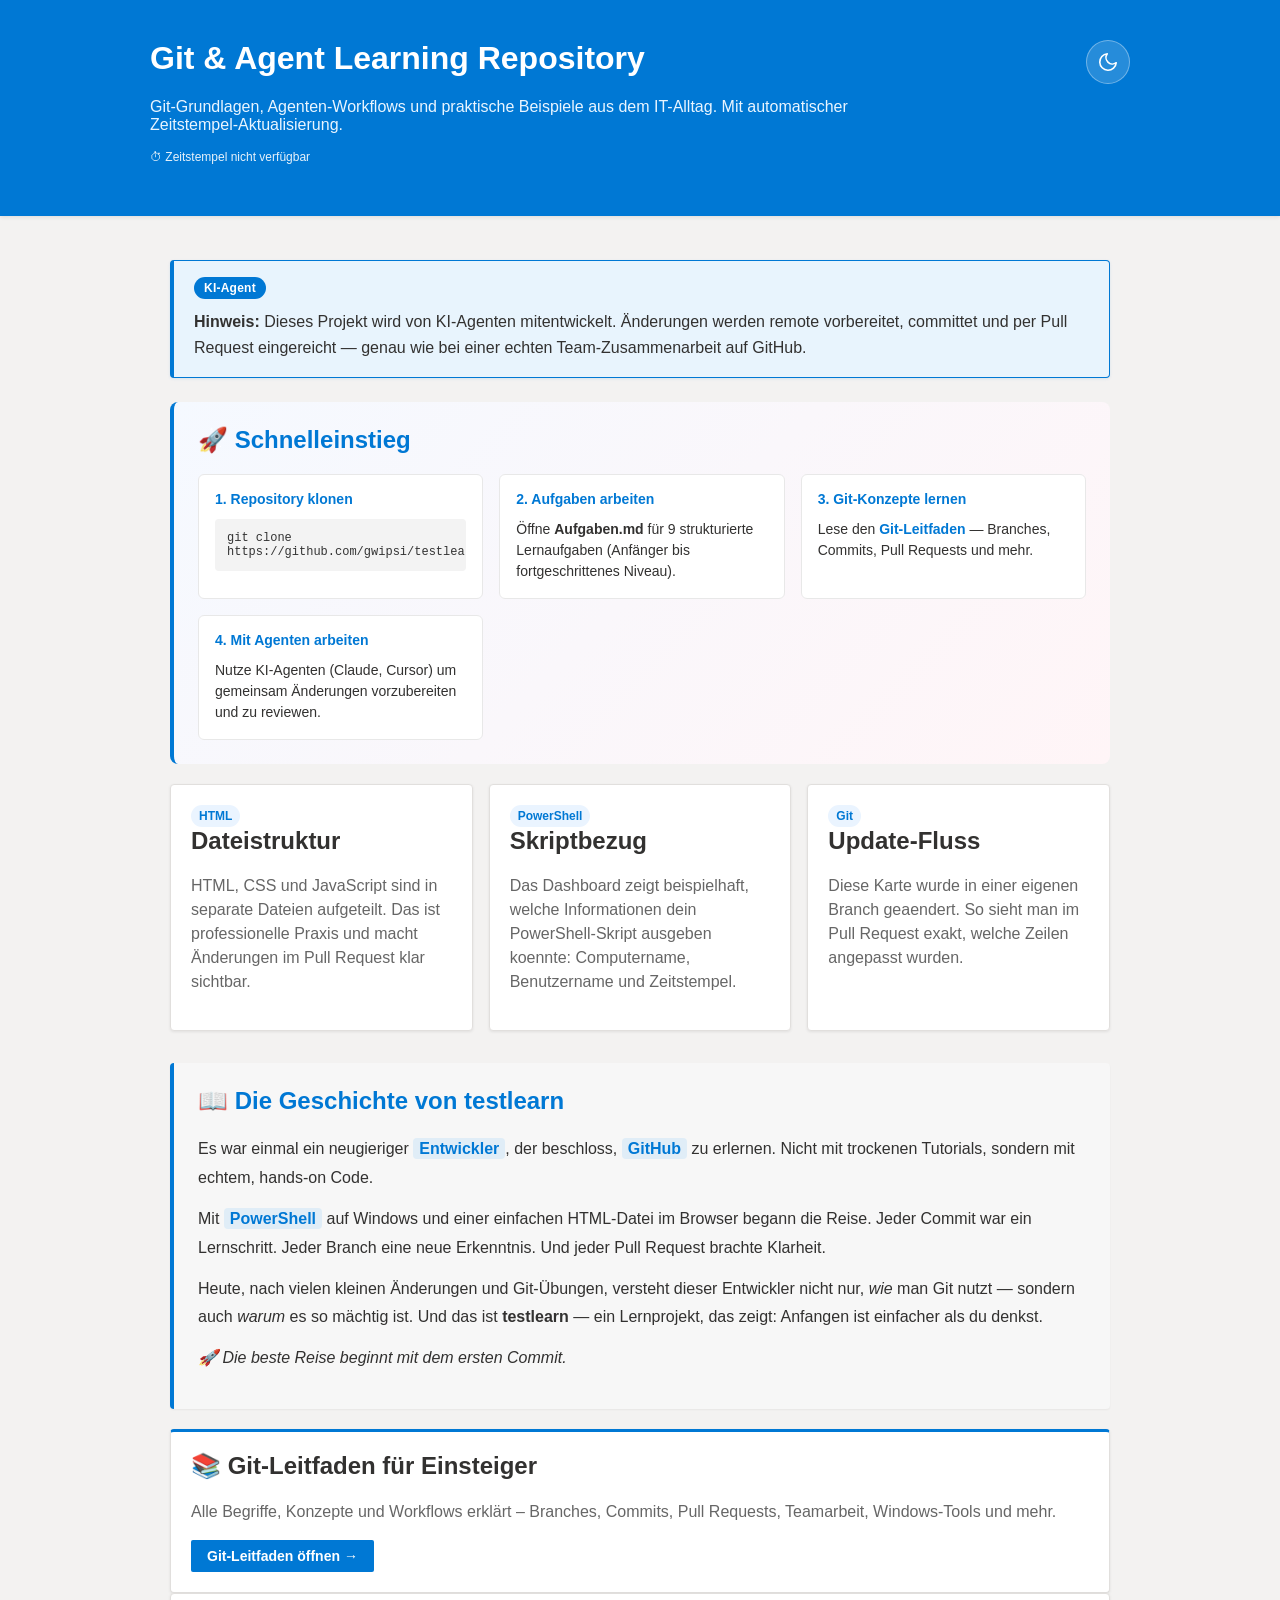
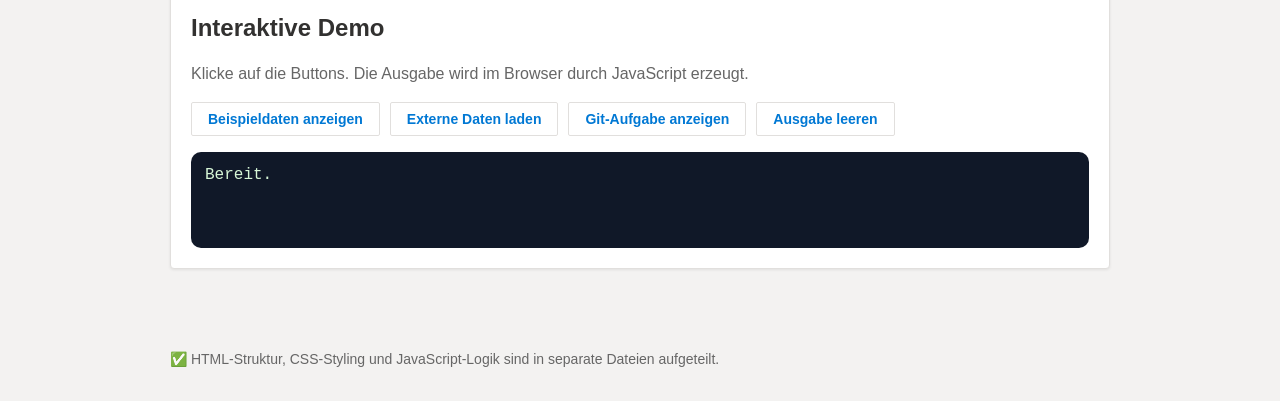
<file: docs/index.html>
<!doctype html>
<html lang="de">
<head>
    <meta charset="utf-8">
    <meta name="viewport" content="width=device-width, initial-scale=1">
    <title>Git & Agent Learning Repository</title>
    <script>
        (function () {
            var k = "testlearn-theme";
            var s = localStorage.getItem(k);
            var t = s === "light" || s === "dark"
                ? s
                : (window.matchMedia("(prefers-color-scheme: dark)").matches ? "dark" : "light");
            document.documentElement.setAttribute("data-theme", t);
        })();
    </script>
    <link rel="stylesheet" href="styles.css">
</head>
<body>
    <header>
        <div class="header-bar">
            <div class="header-content">
                <h1>Git & Agent Learning Repository</h1>
                <p class="subtitle">Git-Grundlagen, Agenten-Workflows und praktische Beispiele aus dem IT-Alltag. Mit automatischer Zeitstempel-Aktualisierung.</p>
                <p id="last-updated" class="timestamp">Lädt Zeitstempel...</p>
            </div>
            <button type="button" id="theme-toggle" class="theme-toggle" aria-pressed="false" aria-label="Zu Dunkelmodus wechseln" title="Zu Dunkelmodus wechseln"></button>
        </div>
    </header>

    <main>
        <aside class="cloud-agent-hinweis" role="note" aria-label="KI-Agent">
            <span class="cloud-agent-badge">KI-Agent</span>
            <p>
                <strong>Hinweis:</strong> Dieses Projekt wird von KI-Agenten mitentwickelt.
                Änderungen werden remote vorbereitet, committet und per Pull Request eingereicht —
                genau wie bei einer echten Team-Zusammenarbeit auf GitHub.
            </p>
        </aside>

        <section class="quickstart">
            <h2>🚀 Schnelleinstieg</h2>
            <div class="quickstart-grid">
                <div class="quickstart-item">
                    <h3>1. Repository klonen</h3>
                    <code>git clone https://github.com/gwipsi/testlearn.git</code>
                </div>
                <div class="quickstart-item">
                    <h3>2. Aufgaben arbeiten</h3>
                    <p>Öffne <strong>Aufgaben.md</strong> für 9 strukturierte Lernaufgaben (Anfänger bis fortgeschrittenes Niveau).</p>
                </div>
                <div class="quickstart-item">
                    <h3>3. Git-Konzepte lernen</h3>
                    <p>Lese den <a href="git-tutorial.html">Git-Leitfaden</a> — Branches, Commits, Pull Requests und mehr.</p>
                </div>
                <div class="quickstart-item">
                    <h3>4. Mit Agenten arbeiten</h3>
                    <p>Nutze KI-Agenten (Claude, Cursor) um gemeinsam Änderungen vorzubereiten und zu reviewen.</p>
                </div>
            </div>
        </section>

        <section class="grid">
            <article class="card">
                <span class="status">HTML</span>
                <h2>Dateistruktur</h2>
                <p>HTML, CSS und JavaScript sind in separate Dateien aufgeteilt. Das ist professionelle Praxis und macht Änderungen im Pull Request klar sichtbar.</p>
            </article>

            <article class="card">
                <span class="status">PowerShell</span>
                <h2>Skriptbezug</h2>
                <p>Das Dashboard zeigt beispielhaft, welche Informationen dein PowerShell-Skript ausgeben koennte: Computername, Benutzername und Zeitstempel.</p>
            </article>

            <article class="card">
                <span class="status">Git</span>
                <h2>Update-Fluss</h2>
                <p>Diese Karte wurde in einer eigenen Branch geaendert. So sieht man im Pull Request exakt, welche Zeilen angepasst wurden.</p>
            </article>
        </section>

        <section class="story-section">
            <h2>📖 Die Geschichte von testlearn</h2>
            <p>
                Es war einmal ein neugieriger <span class="story-highlight">Entwickler</span>, der beschloss,
                <span class="story-highlight">GitHub</span> zu erlernen. Nicht mit trockenen Tutorials, sondern mit
                echtem, hands-on Code.
            </p>
            <p>
                Mit <span class="story-highlight">PowerShell</span> auf Windows und einer einfachen HTML-Datei
                im Browser begann die Reise. Jeder Commit war ein Lernschritt. Jeder Branch eine neue Erkenntnis.
                Und jeder Pull Request brachte Klarheit.
            </p>
            <p>
                Heute, nach vielen kleinen Änderungen und Git-Übungen, versteht dieser Entwickler nicht nur,
                <em>wie</em> man Git nutzt — sondern auch <em>warum</em> es so mächtig ist.
                Und das ist <strong>testlearn</strong> — ein Lernprojekt, das zeigt:
                Anfangen ist einfacher als du denkst.
            </p>
            <p class="story-quote">🚀 Die beste Reise beginnt mit dem ersten Commit.</p>
        </section>

        <section class="card card--highlight">
            <h2>📚 Git-Leitfaden für Einsteiger</h2>
            <p>Alle Begriffe, Konzepte und Workflows erklärt – Branches, Commits, Pull Requests, Teamarbeit, Windows-Tools und mehr.</p>
            <div class="button-row">
                <a href="git-tutorial.html">
                    <button type="button">Git-Leitfaden öffnen →</button>
                </a>
            </div>
        </section>

        <section class="card">
            <h2>Interaktive Demo</h2>
            <p>Klicke auf die Buttons. Die Ausgabe wird im Browser durch JavaScript erzeugt.</p>
            <div class="button-row">
                <button type="button" class="secondary" onclick="showSystemExample()">Beispieldaten anzeigen</button>
                <button type="button" class="secondary" onclick="loadProjectData()">Externe Daten laden</button>
                <button type="button" class="secondary" onclick="showGitExercise()">Git-Aufgabe anzeigen</button>
                <button type="button" class="secondary" onclick="clearOutput()">Ausgabe leeren</button>
            </div>
            <div id="output" class="output">Bereit.</div>
        </section>
    </main>

    <footer>
        <p>✅ HTML-Struktur, CSS-Styling und JavaScript-Logik sind in separate Dateien aufgeteilt.</p>
    </footer>

    <script src="script.js"></script>
</body>
</html>
</file>
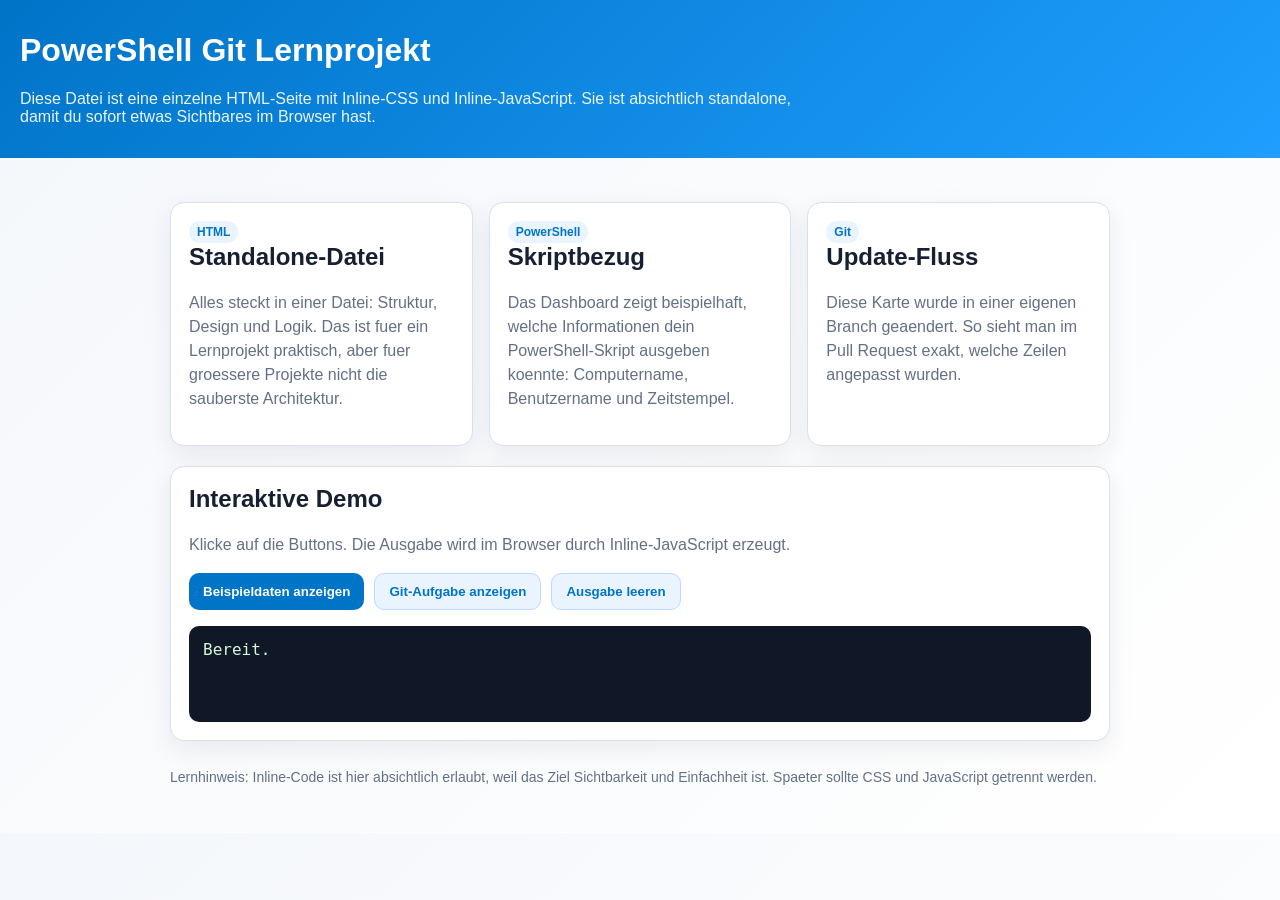
<file: web/index.html>
<!doctype html>
<html lang="de">
<head>
    <meta charset="utf-8">
    <meta name="viewport" content="width=device-width, initial-scale=1">
    <title>PowerShell Lernprojekt Dashboard</title>
    <style>
        :root {
            --blue-dark: #0074C7;
            --blue-light: #1F9EFF;
            --background: #f4f7fb;
            --text: #172033;
            --muted: #627086;
            --card: #ffffff;
            --border: #d8e1ee;
        }

        * {
            box-sizing: border-box;
        }

        body {
            margin: 0;
            font-family: Arial, Helvetica, sans-serif;
            background: linear-gradient(135deg, var(--background), #ffffff);
            color: var(--text);
        }

        header {
            padding: 32px 20px;
            background: linear-gradient(135deg, var(--blue-dark), var(--blue-light));
            color: #ffffff;
        }

        main {
            max-width: 980px;
            margin: 0 auto;
            padding: 24px 20px 48px 20px;
        }

        h1,
        h2 {
            margin-top: 0;
        }

        .subtitle {
            max-width: 780px;
            margin: 8px 0 0 0;
            color: #e9f5ff;
        }

        .grid {
            display: grid;
            grid-template-columns: repeat(auto-fit, minmax(240px, 1fr));
            gap: 16px;
            margin-top: 20px;
        }

        .card {
            padding: 18px;
            background: var(--card);
            border: 1px solid var(--border);
            border-radius: 14px;
            box-shadow: 0 8px 24px rgba(23, 32, 51, 0.08);
        }

        .card p {
            color: var(--muted);
            line-height: 1.5;
        }

        .button-row {
            display: flex;
            flex-wrap: wrap;
            gap: 10px;
            margin-top: 16px;
        }

        button {
            border: 0;
            border-radius: 10px;
            padding: 10px 14px;
            background: var(--blue-dark);
            color: #ffffff;
            cursor: pointer;
            font-weight: bold;
        }

        button.secondary {
            background: #eaf4ff;
            color: var(--blue-dark);
            border: 1px solid #b9dcff;
        }

        button:hover {
            filter: brightness(1.05);
        }

        .output {
            margin-top: 16px;
            min-height: 96px;
            padding: 14px;
            border-radius: 10px;
            background: #101828;
            color: #d7f7d7;
            font-family: Consolas, monospace;
            white-space: pre-wrap;
        }

        .status {
            display: inline-block;
            padding: 4px 8px;
            border-radius: 999px;
            background: #eaf4ff;
            color: var(--blue-dark);
            font-size: 12px;
            font-weight: bold;
        }

        footer {
            margin-top: 28px;
            color: var(--muted);
            font-size: 14px;
        }
    </style>
</head>
<body>
    <header>
        <h1>PowerShell Git Lernprojekt</h1>
        <p class="subtitle">Diese Datei ist eine einzelne HTML-Seite mit Inline-CSS und Inline-JavaScript. Sie ist absichtlich standalone, damit du sofort etwas Sichtbares im Browser hast.</p>
    </header>

    <main>
        <section class="grid">
            <article class="card">
                <span class="status">HTML</span>
                <h2>Standalone-Datei</h2>
                <p>Alles steckt in einer Datei: Struktur, Design und Logik. Das ist fuer ein Lernprojekt praktisch, aber fuer groessere Projekte nicht die sauberste Architektur.</p>
            </article>

            <article class="card">
                <span class="status">PowerShell</span>
                <h2>Skriptbezug</h2>
                <p>Das Dashboard zeigt beispielhaft, welche Informationen dein PowerShell-Skript ausgeben koennte: Computername, Benutzername und Zeitstempel.</p>
            </article>

            <article class="card">
                <span class="status">Git</span>
                <h2>Update-Fluss</h2>
                <p>Diese Karte wurde in einer eigenen Branch geaendert. So sieht man im Pull Request exakt, welche Zeilen angepasst wurden.</p>
            </article>
        </section>

        <section class="card" style="margin-top: 20px;">
            <h2>Interaktive Demo</h2>
            <p>Klicke auf die Buttons. Die Ausgabe wird im Browser durch Inline-JavaScript erzeugt.</p>

            <div class="button-row">
                <button type="button" onclick="showSystemExample()">Beispieldaten anzeigen</button>
                <button type="button" class="secondary" onclick="showGitExercise()">Git-Aufgabe anzeigen</button>
                <button type="button" class="secondary" onclick="clearOutput()">Ausgabe leeren</button>
            </div>

            <div id="output" class="output">Bereit.</div>
        </section>

        <footer>
            Lernhinweis: Inline-Code ist hier absichtlich erlaubt, weil das Ziel Sichtbarkeit und Einfachheit ist. Spaeter sollte CSS und JavaScript getrennt werden.
        </footer>
    </main>

    <script>
        function writeOutput(lines) {
            document.getElementById("output").textContent = lines.join("\n");
        }

        function showSystemExample() {
            var now = new Date();
            var lines = [
                "Demo-Ausgabe",
                "------------",
                "Computername: Beispiel-PC",
                "Benutzer: Lernkonto",
                "Zeitpunkt: " + now.toLocaleString("de-DE"),
                "Quelle: Inline-JavaScript in web/index.html"
            ];

            writeOutput(lines);
        }

        function showGitExercise() {
            var lines = [
                "Git-Uebung",
                "----------",
                "1. Aendere eine Farbe in :root.",
                "2. Speichere web/index.html.",
                "3. Pruefe: git status",
                "4. Committe: git add web/index.html",
                "5. Committe: git commit -m \"Change dashboard color\""
            ];

            writeOutput(lines);
        }

        function clearOutput() {
            writeOutput(["Bereit."]);
        }
    </script>
</body>
</html>
</file>
<file: docs/styles.css>
:root {
    color-scheme: light;
    --blue-dark: #0078D4;
    --blue-light: #1F9EFF;
    --background: #F3F2F1;
    --text: #323130;
    --muted: #666666;
    --card: #FFFFFF;
    --border: #E1DFDD;
    --header-text: #ffffff;
    --header-subtitle: #e9f5ff;
    --header-link: #e9f5ff;
    --button-text: #ffffff;
    --button-secondary-bg: transparent;
    --button-secondary-text: var(--blue-dark);
    --button-hover-bg: #f3f9ff;
    --output-bg: #101828;
    --output-text: #d7f7d7;
    --status-bg: #eaf4ff;
    --quickstart-bg: linear-gradient(135deg, #f5f9ff 0%, #fff5f7 100%);
    --quickstart-border: #0078D4;
    --quickstart-heading: #0078D4;
    --quickstart-item-bg: #ffffff;
    --quickstart-item-border: #e8e8e8;
    --quickstart-code-bg: #f3f3f3;
    --quickstart-code-text: #333333;
    --story-bg: #F7F7F7;
    --story-highlight-bg: rgba(31, 158, 255, 0.1);
    --cloud-hinweis-bg: #e8f4fd;
    --cloud-hinweis-border: #0078D4;
    --summary-bg: linear-gradient(135deg, #f5f7fa 0%, #e8eef5 100%);
    --analogy-bg: #f0f6ff;
    --infobox-blue-bg: #e8f4fd;
    --infobox-yellow-bg: #fff8e1;
    --infobox-yellow-border: #f9a825;
    --infobox-green-bg: #e8f5e9;
    --infobox-green-border: #2e7d32;
    --praxis-bg: #f4faf0;
    --praxis-border: #c5e1b0;
    --praxis-accent: #4caf50;
    --praxis-label: #2e7d32;
    --badge-empfohlen-bg: #e8f5e9;
    --badge-empfohlen-text: #2e7d32;
    --badge-einsteiger-bg: #e8f4fd;
    --badge-einsteiger-text: #0d47a1;
    --badge-profi-bg: #f3e5f5;
    --badge-profi-text: #6a1b9a;
    --table-header-bg: #f5f5f5;
    --learning-phase-end: #005a9e;
    --theme-toggle-bg: rgba(255, 255, 255, 0.15);
    --theme-toggle-border: rgba(255, 255, 255, 0.35);
    --theme-toggle-hover: rgba(255, 255, 255, 0.25);
}

[data-theme="dark"] {
    color-scheme: dark;
    --background: #1b1a19;
    --text: #f3f2f1;
    --muted: #a19f9d;
    --card: #292827;
    --border: #484644;
    --header-subtitle: #c8e6ff;
    --header-link: #c8e6ff;
    --button-secondary-bg: transparent;
    --button-secondary-text: #4da3ff;
    --button-hover-bg: #323130;
    --output-bg: #0b0f19;
    --output-text: #b8f5b8;
    --status-bg: #1a3a52;
    --quickstart-bg: linear-gradient(135deg, #1e2a38 0%, #2a1f24 100%);
    --quickstart-border: #4da3ff;
    --quickstart-heading: #4da3ff;
    --quickstart-item-bg: #292827;
    --quickstart-item-border: #484644;
    --quickstart-code-bg: #1b1a19;
    --quickstart-code-text: #f3f2f1;
    --story-bg: #252423;
    --story-highlight-bg: rgba(77, 163, 255, 0.2);
    --cloud-hinweis-bg: #1a2f42;
    --cloud-hinweis-border: #4da3ff;
    --summary-bg: linear-gradient(135deg, #252423 0%, #1e2a38 100%);
    --analogy-bg: #1a2f42;
    --infobox-blue-bg: #1a2f42;
    --infobox-yellow-bg: #3d3520;
    --infobox-yellow-border: #f9a825;
    --infobox-green-bg: #1e3320;
    --infobox-green-border: #66bb6a;
    --praxis-bg: #1e3320;
    --praxis-border: #3d6b40;
    --praxis-accent: #66bb6a;
    --praxis-label: #a5d6a7;
    --badge-empfohlen-bg: #1e3320;
    --badge-empfohlen-text: #a5d6a7;
    --badge-einsteiger-bg: #1a2f42;
    --badge-einsteiger-text: #90caf9;
    --badge-profi-bg: #2d1f33;
    --badge-profi-text: #ce93d8;
    --table-header-bg: #323130;
    --learning-phase-end: #004578;
    --theme-toggle-bg: rgba(0, 0, 0, 0.25);
    --theme-toggle-border: rgba(255, 255, 255, 0.2);
    --theme-toggle-hover: rgba(0, 0, 0, 0.4);
}

* {
    box-sizing: border-box;
}

body {
    margin: 0;
    font-family: "Segoe UI", "Helvetica Neue", sans-serif;
    background: var(--background);
    color: var(--text);
    transition: background 0.2s ease, color 0.2s ease;
}

header {
    padding: 40px 20px;
    background: var(--blue-dark);
    color: var(--header-text);
    box-shadow: 0 1px 4px rgba(0, 0, 0, 0.1);
}

.header-bar {
    max-width: 980px;
    margin: 0 auto;
    display: flex;
    justify-content: space-between;
    align-items: flex-start;
    gap: 16px;
}

.header-content {
    flex: 1;
    min-width: 0;
}

.theme-toggle {
    flex-shrink: 0;
    display: inline-flex;
    align-items: center;
    justify-content: center;
    width: 44px;
    height: 44px;
    padding: 0;
    border: 1px solid var(--theme-toggle-border);
    border-radius: 50%;
    background: var(--theme-toggle-bg);
    color: var(--header-text);
    cursor: pointer;
    font-family: inherit;
    transition: background 0.2s ease, transform 0.15s ease;
}

.theme-toggle:hover {
    background: var(--theme-toggle-hover);
    transform: scale(1.05);
}

.theme-toggle .theme-icon {
    width: 22px;
    height: 22px;
    display: block;
}

main {
    max-width: 980px;
    margin: 0 auto;
    padding: 24px 20px 48px 20px;
}

h1,
h2 {
    margin-top: 0;
}

.subtitle {
    max-width: 780px;
    margin: 8px 0 0 0;
    color: var(--header-subtitle);
}

.subtitle a {
    color: var(--header-link);
}

.grid {
    display: grid;
    grid-template-columns: repeat(auto-fit, minmax(240px, 1fr));
    gap: 16px;
    margin-top: 20px;
}

.card {
    padding: 20px;
    background: var(--card);
    border: 1px solid var(--border);
    border-radius: 4px;
    box-shadow: 0 1px 3px rgba(0, 0, 0, 0.08);
    transition: background 0.2s ease, border-color 0.2s ease;
}

.card p {
    color: var(--muted);
    line-height: 1.5;
}

.button-row {
    display: flex;
    flex-wrap: wrap;
    gap: 10px;
    margin-top: 16px;
}

button {
    border: 0;
    border-radius: 2px;
    padding: 8px 16px;
    background: var(--blue-dark);
    color: var(--button-text);
    cursor: pointer;
    font-weight: 600;
    font-size: 14px;
    transition: background 0.2s ease;
}

button.secondary {
    background: var(--button-secondary-bg);
    color: var(--button-secondary-text);
    border: 1px solid var(--border);
}

button.secondary:hover {
    background: var(--button-hover-bg);
    color: var(--button-secondary-text);
}

button:not(.secondary):not(.theme-toggle):hover {
    filter: brightness(1.1);
}

button.secondary.active {
    background: var(--blue-dark);
    color: var(--button-text) !important;
    border-color: var(--blue-dark);
}

.output {
    margin-top: 16px;
    min-height: 96px;
    padding: 14px;
    border-radius: 10px;
    background: var(--output-bg);
    color: var(--output-text);
    font-family: Consolas, monospace;
    white-space: pre-wrap;
}

.status {
    display: inline-block;
    padding: 4px 8px;
    border-radius: 999px;
    background: var(--status-bg);
    color: var(--blue-dark);
    font-size: 12px;
    font-weight: bold;
}

footer {
    max-width: 980px;
    margin: 0 auto;
    padding: 20px;
    color: var(--muted);
    font-size: 14px;
}

.timestamp {
    margin-top: 16px;
    font-size: 12px;
    color: var(--header-text);
    opacity: 0.9;
}

.card--highlight {
    margin-top: 20px;
    border-top: 3px solid var(--blue-dark);
}

.story-quote {
    margin-top: 20px;
    font-style: italic;
    color: var(--muted);
}

.quickstart {
    margin-top: 24px;
    padding: 24px;
    background: var(--quickstart-bg);
    border-radius: 8px;
    border-left: 4px solid var(--quickstart-border);
}

.quickstart h2 {
    margin-top: 0;
    color: var(--quickstart-heading);
}

.quickstart-grid {
    display: grid;
    grid-template-columns: repeat(auto-fit, minmax(220px, 1fr));
    gap: 16px;
    margin-top: 16px;
}

.quickstart-item {
    padding: 16px;
    background: var(--quickstart-item-bg);
    border-radius: 6px;
    border: 1px solid var(--quickstart-item-border);
}

.quickstart-item h3 {
    margin: 0 0 12px 0;
    font-size: 14px;
    color: var(--quickstart-heading);
    font-weight: 600;
}

.quickstart-item p {
    margin: 0;
    font-size: 14px;
    color: var(--text);
    line-height: 1.5;
}

.quickstart-item code {
    display: block;
    background: var(--quickstart-code-bg);
    padding: 12px;
    border-radius: 4px;
    font-family: Consolas, monospace;
    font-size: 12px;
    overflow-x: auto;
    margin: 0;
    color: var(--quickstart-code-text);
}

.quickstart-item a {
    color: var(--blue-dark);
    text-decoration: none;
    font-weight: 600;
}

.quickstart-item a:hover {
    text-decoration: underline;
}

.story-section {
    margin-top: 32px;
    padding: 24px;
    background: var(--story-bg);
    border-left: 4px solid var(--blue-dark);
    border-radius: 4px;
    box-shadow: 0 1px 2px rgba(0, 0, 0, 0.05);
}

.story-section h2 {
    color: var(--blue-dark);
    margin-top: 0;
}

.story-section p {
    line-height: 1.8;
    color: var(--text);
    margin: 12px 0;
}

.story-highlight {
    background: var(--story-highlight-bg);
    padding: 2px 6px;
    border-radius: 4px;
    font-weight: bold;
    color: var(--blue-dark);
}

.cloud-agent-hinweis {
    margin-top: 20px;
    padding: 16px 20px;
    background: var(--cloud-hinweis-bg);
    border: 1px solid var(--cloud-hinweis-border);
    border-left: 4px solid var(--blue-dark);
    border-radius: 4px;
    box-shadow: 0 1px 3px rgba(0, 120, 212, 0.12);
}

.cloud-agent-hinweis p {
    margin: 10px 0 0 0;
    color: var(--text);
    line-height: 1.6;
}

.cloud-agent-badge {
    display: inline-block;
    padding: 4px 10px;
    border-radius: 999px;
    background: var(--blue-dark);
    color: var(--header-text);
    font-size: 12px;
    font-weight: 700;
    letter-spacing: 0.02em;
}

/* Git-Tutorial (Klassen aus git-tutorial.html) */
.summary-box {
    background: var(--summary-bg);
}

.analogy {
    background: var(--analogy-bg);
}

.infobox.blue {
    background: var(--infobox-blue-bg);
}

.infobox.yellow {
    background: var(--infobox-yellow-bg);
    border-left-color: var(--infobox-yellow-border);
}

.infobox.green {
    background: var(--infobox-green-bg);
    border-left-color: var(--infobox-green-border);
}

.praxis-box {
    background: var(--praxis-bg);
    border-color: var(--praxis-border);
    border-left-color: var(--praxis-accent);
}

.praxis-box .praxis-label {
    color: var(--praxis-label);
}

.badge-empfohlen {
    background: var(--badge-empfohlen-bg);
    color: var(--badge-empfohlen-text);
}

.badge-einsteiger {
    background: var(--badge-einsteiger-bg);
    color: var(--badge-einsteiger-text);
}

.badge-profi {
    background: var(--badge-profi-bg);
    color: var(--badge-profi-text);
}

.learning-phase {
    background: linear-gradient(135deg, var(--blue-dark) 0%, var(--learning-phase-end) 100%);
}
</file>
